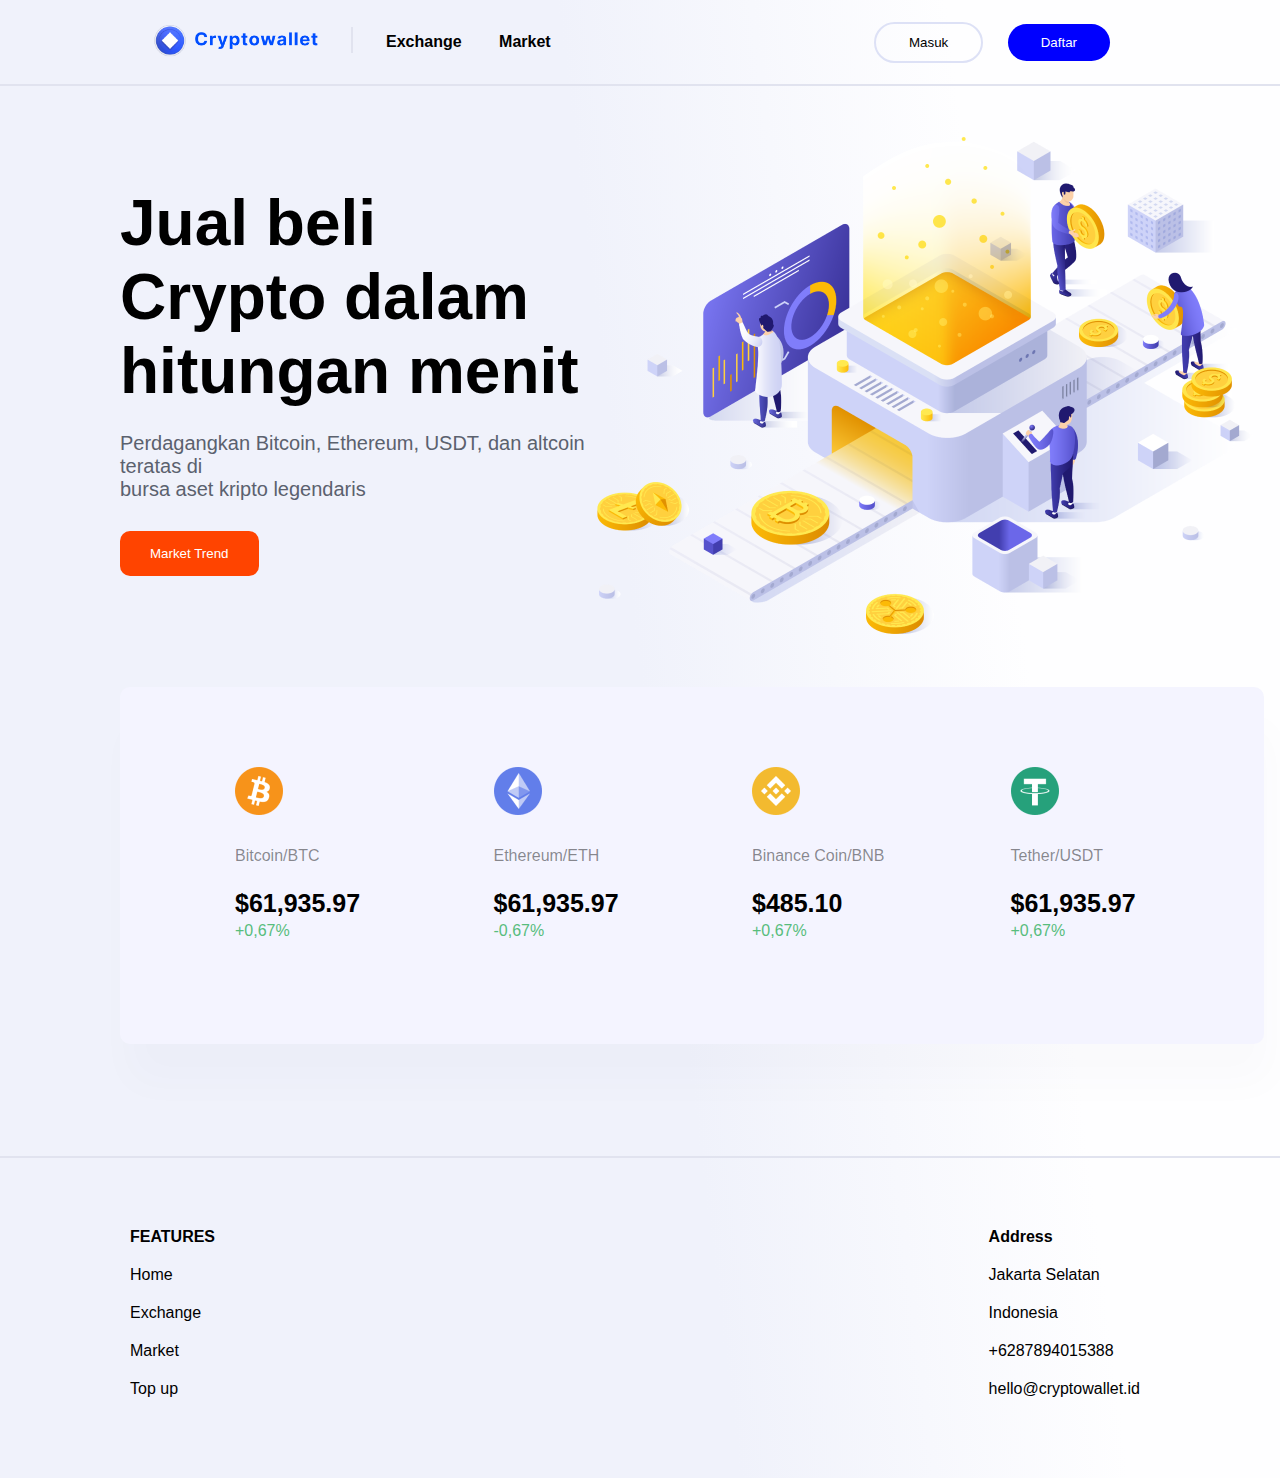
<file: index.html>
<!DOCTYPE html>
<html lang="en">
  <head>
    <meta charset="UTF-8" />
    <meta http-equiv="X-UA-Compatible" content="IE=edge" />
    <meta name="viewport" content="width=device-width, initial-scale=1.0" />
    <link rel="stylesheet" href="./style.css" />
    <title>Crypto News | News all Crypto</title>
  </head>
  <body>
    <!-- Header -->
    <header class="top-navigation">
      <div class="menu-btn-right">
        <a href="#">
          <img src="./Assets/logo.png" alt="Company logo" class="Logo"
        /></a>
        <a href="#">
          <img src="./Assets/logo-text.png" alt="logo-text" class="Logo-text" />
        </a>
        <ul>
          <li class="nav-list"><a href="#">Exchange</a></li>
          <li class="nav-list"><a href="#">Market </a></li>
        </ul>
      </div>
      <div class="menu-btn-left">
        <button class="btn btn-second" id="btnLogin">Masuk</button>
        <button class="btn btn-primary" id="btnRegister">Daftar</button>
      </div>
    </header>
    <!-- End Header -->
    <!-- Hero -->
    <div class="hero-container">
      <div class="hero-text">
        <h1>
          Jual beli
          <br />
          Crypto dalam
          <br />
          hitungan menit
        </h1>
        <p>
           Perdagangkan Bitcoin, Ethereum, USDT, 
          dan altcoin teratas di
          <br />
          bursa aset kripto legendaris
        </p>
        <button class="btn-hero btn-text-hero">
          <a href="#">Market Trend</a>
        </button>
      </div>
      <div class="hero-image">
        <img src="./Assets/hero.png" alt="Hero Image" />
      </div>
    </div>
    <!-- End Hero -->
    <!-- Info -->
    <div class="info-container">
      <div class="info-card">
        <div class="info-content">
          <img src="./Assets/icon1.png" alt="BTC Image" />
          <p class="info-header">Bitcoin/BTC</p>
          <h3 class="info-Money">$61,935.97</h3>
          <p class="info-value">+0,67%</p>
        </div>
        <div class="info-content">
          <img src="./Assets/icon2.png" alt="Ethereum logo" />
          <p class="info-header">Ethereum/ETH</p>
          <h3 class="info-Money">$61,935.97</h3>
          <p class="info-value">-0,67%</p>
        </div>
        <div class="info-content">
          <img src="./Assets/icon3.png" alt="Binance Coin Logo" />
          <p class="info-header">Binance Coin/BNB</p>
          <h3 class="info-Money">$485.10</h3>
          <p class="info-value">+0,67%</p>
        </div>
        <div class="info-content">
          <img src="./Assets/icon4.png" alt="Tether Logo" />
          <p class="info-header">Tether/USDT</p>
          <h3 class="info-Money">$61,935.97</h3>
          <p class="info-value">+0,67%</p>
        </div>
      </div>
    </div>
    <!-- End Info -->
    <!-- Footer -->
    <footer class="footer-container">
      <div class="footer-navigation">
        <h4>FEATURES</h4>
          <ul class="footer-menu">
            <li class="link-footer"><a href="#">Home</a></li>
            <li class="link-footer"><a href="#" >Exchange</a></li>
            <li class="link-footer"><a href="#">Market</a></li>
            <li class="link-footer"><a href="#" >Top up</a></li>
          </ul>
        </div>
        <div class="footer-navigation">
          <h4>Address</h4>
            <ul class="footer-menu">
              <li class="link-footer">Jakarta Selatan</li>
              <li class="link-footer">Indonesia</li>
              <li class="link-footer">+6287894015388</li>
              <li class="link-footer">hello@cryptowallet.id</li>
            </ul>
        </div>
    </footer>
    <!-- End Footer -->
    <!-- Modal -->
    <div class="modal" id="btnRegisterasi">
      <div class="modal-content">
        <div class="modal-close">
          <span class="icon-close">&times;</span>
        </div>
        <h4>Daftar Ke CryptoWallet</h4>
        <div class="modal-desc">
          Sudah punya akun? <a href="#" id="masukDisini"> Masuk Disini !</a>
        </div>
        <form>
          <div class="form-input">
            <label>Email</label>
            <input type="Email" placeholder="Masukan Email">
          </div>
        </form>
        <form >
          <div class="form-input">
            <label> Kata Sandi</label>
            <input type="password" placeholder="Masukan Kata Sandi">
          </div>
        </form>
        <form >
          <div class="form-input">
            <label>Konfirmasi Kata Sandi</label>
            <input type="password" placeholder="Masukan Kata Sandi">
          </div>
        </form>
        <div class="modal-footer">
          Dengan klik mendaftar, saya menyetujui <a href="#">Syarat dan Ketentuan </a>
          serta <a href="#">Kebijakan Privasi</a> CryptoWallet
        </div>
        <button class="btn btn-primary btn-block">Daftar</button>
      </div>
    </div>
    <!-- End Modal -->

    <!-- Login -->
    <div class="Login" >
      <div class="login-content">
        <div class="login-close">
          <span class="icon-close-login">&times;</span>
        </div>
        <h4>Masuk Ke CryptoWallet</h4>
        <div class="modal-desc-login">
          Belum punya akun? <a href="#" id="daftarAccount"> Daftar</a>
        </div>
        <div class="login-google">
          <a href="https://accounts.google.com/v3/signin/identifier?dsh=S621642046%3A1667742728740131&hl=id&flowName=GlifWebSignIn&flowEntry=ServiceLogin&ifkv=ARgdvAuwjx_DWu11utMT6zIB48uqybt28eiFtRslvnUygEdo2qSnomqpHHMkm82Dd_T33aM0kRy7JA">
          <button class="btn-login-google btn-block-google">
           <img src="./Logo/google.webp" alt="logo Google" class="logo-google">
            <p> Masuk dengan Google</p></a>
          </button>
        </div>
        <div class="line-or">
          or
        </div>
        <form>
          <div class="form-input-login">
            <label>Alamat Email</label>
            <input type="Email" placeholder="Masukan Email">
          </div>
        </form>
        <form >
          <div class="form-input-login">
            <label> Kata Sandi</label>
            <input type="password" placeholder="Masukan Kata Sandi">
          </div>
        </form>
        
        <button class="btn btn-primary btn-block ">Masuk</button>
      </div>
    </div>
    <script src="./Event.js"></script>
  </body>
</html>
</file>
<file: style.css>
* {
    margin: 0;
    padding: 0;
    font-family: Arial, Helvetica, sans-serif;
    box-sizing: border-box;
}

/* Desktop Version */


body {
    background-image: linear-gradient(82.94deg, #F0F2FB 50.57%, #FEFEFF 77.18%);

}

a {
    text-decoration: none;
    color: orangered;
}

/* Header */
.top-navigation {
    display: flex;
    justify-content: space-between;
    align-items: center;
    padding: 20px 100px;
    border-bottom: 2px solid #E1E3EF;
}

.menu-btn-right {
    display: flex;
    align-items: center;
    margin-left: 50px;
    text-decoration: none;
}

header .menu-btn-right .Logo {
    width: 40px;
}

header .menu-btn-right .Logo-text {
    width: 163px;
    padding-left: 5px;
    padding-right: 33px;
    padding-top: 5px;
    padding-bottom: 4px;
    border-right: 2px solid #E1E3EF;
}

.nav-list {
    display: inline;
    margin-left: 33px;
}

.nav-list a {
    text-decoration: none;
    font-weight: bold;
    color: black;
}

.menu-btn-left {
    margin: 0 70px;
}

.btn {
    padding: 11px 33px;
    border-radius: 30px;
    cursor: pointer;
    border: none;
    margin-left: 20px;
}

.btn-primary {
    background-color: blue;
    color: white;
}

.btn-primary:hover {
    background-color: rgb(144, 144, 253);
    transition: 0.5s;
}

.btn-second {
    background-color: transparent;
    border: 2px solid #dde1f6;
    color: black;
}

.btn-second:hover {
    background-color: rgb(208, 208, 208);
    transition: 0.5s;
}

/* hero */
.hero-container {
    display: flex;
    justify-content: space-between;
    align-items: center;
    padding: 12px 120px;
}

.hero-text h1 {
    font-size: 64px;
    font-weight: 700;
}

.hero-text p {
    margin: 24px 0px 30px;
    color: #5B616E;
    font-weight: 400;
    font-size: 20px;
}

.hero-image {
    width: 50%;
    margin-top: 24px;
    margin-bottom: 25px;
    margin-right: 50px;
}

.btn-hero {
    padding: 15px 30px;
    border-radius: 10px;
    border: none;
    cursor: pointer;
}

.btn-text-hero {
    background-color: rgb(255, 68, 0);
}

.btn-text-hero:hover {
    background-color: rgb(255, 142, 101);
    transition: 0.3s;
}

.btn-hero a {
    text-decoration: none;
    color: white;
}

/* info */
.info-container {
    padding: 12px 120px;
}

.info-card {
    background-color: #f4f4ff;
    padding: 40px 55px;
    display: flex;
    box-shadow: 8px 40px 40px rgba(63, 70, 77, 0.02);
    border-radius: 10px;
}

.info-content {
    flex: 1;
    padding: 40px 60px;
}

.info-content img {
    padding-bottom: 24px;
}

.info-content p {
    padding-bottom: 24px;
    padding-top: 4px;
    color: rgba(10, 11, 13, 0.48);
    ;
}

.info-content h3 {
    font-weight: 800;
    font-size: 25px;
    color: black;
}

.info-content .info-value {
    color: #58BD7D;
    font-weight: 400;
    font-size: 16px;
}

/* foooter */
.footer-container {
    display: flex;
    justify-content: space-between;
    align-items: center;
    margin-top: 100px;
    padding: 10px 130px;
    border-top: 2px solid #E1E3EF;


}

.footer-navigation {
    padding: 50px 110px;
}

.footer-menu .link-footer {
    list-style-type: none;

    margin: 10px 0;

}

.footer-menu li a {
    color: black;
    text-decoration: none;
}

.footer-menu {
    margin-top: 10px;
}

.link-footer {
    padding-top: 10px;
    padding-right: 10px;
}

/* Modal */

.modal {
    width: 100%;
    height: 100%;
    background-color: rgba(0, 0, 0, 0.2);
    position: fixed;
    top: 0;
    display: none;
}

.modal-content {
    background-color: #dde1f6;
    padding: 20px;
    width: 50%;
    margin: auto;
    border: 2px solid #E1E3EF;
    border-radius: 10px;
}

.modal-close {
    width: 40px;
    height: 40px;
    display: flex;
    justify-content: center;
    align-items: center;
    float: right;
    border: 2px solid #E1E3EF;
    border-radius: 20px;
}

.icon-close {
    font-size: 29px;
    font-weight: bold;
    cursor: pointer;
}

.modal-content h4 {
    font-size: 24px;
    margin: 10px 0;
}

.modal-desc {
    margin: 10px 0;
    color: #5B616E;
    font-weight: 400;
    font-size: 14px;
}

.form-input label {
    display: block;
    margin-bottom: 5px;
    font-size: 12px;
    font-weight: 600;
    padding-top: 10px;
}

.form-input input {
    width: 100%;
    padding: 12px 16px;
    border-radius: 12px;
    border: 2px solid #E1E3EF;
}



.btn-block {
    width: 100%;
    margin-left: -2px;
    font-size: 18px;
    font-weight: 600;
}

.modal-footer {
    margin-top: 10px;
    margin-bottom: 15px;
    font-size: 14px;
}

/* login */
.Login {
    width: 100%;
    height: 100%;
    position: fixed;
    top: 0;
    background-color: rgba(0, 0, 0, 0.2);
    display: none;
}

.login-content {
    background-color: #dde1f6;
    padding: 20px;
    width: 50%;
    margin: auto;
    border: 2px solid #E1E3EF;
    border-radius: 10px;
}

.login-close {
    width: 40px;
    height: 40px;
    display: flex;
    justify-content: center;
    align-items: center;
    float: right;
    border: 2px solid #E1E3EF;
    border-radius: 20px;
}

.icon-close-login {
    font-size: 28px;
    font-weight: bold;
    cursor: pointer;
}

.login-content h4 {
    font-size: 24px;
    margin: 15px 0;
}

.modal-desc-login {
    margin: 10px 0;
    color: #5B616E;
    font-weight: 400;
    font-size: 14px;
}

.logo-google {
    width: 20px;
    height: 20px;
}

.login-google p {
    display: inline;
    padding: 5px 8px;
}

.btn-login-google img {
    margin-bottom: -3px;
}



.login-google {
    padding: 10px 0;
    display: flex;
    justify-content: center;
    align-items: center;
    margin-top: 5px;
}

.btn-login-google {
    width: 70%;
    height: 70%;
    font-size: 15px;
    padding: 10px 20px;
}

.btn-block-google {
    font-size: 15px !important;
    font-weight: 600;
    cursor: pointer;
    background-color: #f5f7ff;
    border: none;
    color: black !important;

}

.line-or {
    display: flex;
    justify-content: center;
    align-items: center;
    padding: 7px 5px;
}

.form-input-login label {
    display: block;
    margin-bottom: 5px;
    font-size: 12px;
    font-weight: 600;
    padding-top: 10px;
}

.form-input-login input {
    width: 100%;
    padding: 12px 16px;
    border-radius: 12px;
    border: 2px solid #E1E3EF;
    margin-bottom: 20px;
}



/* Small Device Version */




@media screen and (max-width: 576px) {

    body {

        overflow-x: hidden;
    }

    .top-navigation,
    .hero-container,
    .info-container {
        padding: 12px 8px !important;
    }

    .menu-btn-right {
        margin: 0 5px;
    }


    .top-navigation .menu-btn-right .Logo-text {
        display: none;
    }

    .btn-primary {
        display: flex;
        margin-right: 12px;
        flex-direction: row;
        padding: 9px 18px !important;
        font-size: 12px !important;
        font-family: 'Inter';
        font-style: normal;
        font-weight: 600;
        font-size: 12px;

    }

    .btn-second {
        display: none;
    }

    .nav-list {
        margin-left: 3px;
        padding: 11px;
        font-size: 12px !important;
        font-weight: 600;
    }

    .top-navigation ul {
        display: flex;
    }

    /* Hero */
    .hero-image {
        display: none;
    }

    .hero-container {
        padding: 20px;
    }

    .hero-text {
        text-align: center;
    }

    .hero-text h1 {
        font-size: 30px !important;
        margin-top: 30px !important;
        margin-left: 20px;
    }

    .hero-text p {
        margin-top: 20px !important;
        font-size: 20px !important;
    }

    /* Info */
    .info-card {
        flex-direction: column;
        align-items: center;
        justify-items: center;
        text-align: center;
    }

    .info-content img {
        margin-bottom: -12px;
    }

    .info-header {
        font-size: 15px;
        font-family: 'Inter';
        font-weight: 400;
        color: rgba(10, 11, 13, 0.48) !important;

    }

    .info-Money {
        font-weight: 800;
        font-size: 20px !important;
    }

    .info-value {
        font-weight: 400;
        font-size: 14px !important;
    }

    /* Footer */
    .footer-container {
        flex-direction: column;
        text-align: center;
        justify-content: center;
        align-items: center;
    }

    .footer-menu .link-footer {
        margin: 10px 0;
    }

    .modal-content {
        width: 80%;
    }

    .btn-block {
        display: flex;
        text-align: center;
        justify-content: center;
    }

    .login-content {
        width: 85%;
    }

    .login-content h4 {
        font-size: 22px;
        font-weight: bold;
    }

    .login-google p {
        font-size: 13px !important;
    }

    .btn-block {
        font-size: 12px !important;
    }
}


/* Medium Device Version */

@media screen and (max-width: 768px) {
    body {
        font-family: 'Inter';
        overflow-x: hidden;
    }

    .top-navigation {
        padding: 0 !important;
    }

    .menu-btn-right {
        margin: 0 5px;
    }

    .Logo {
        margin-left: 12px !important;
    }

    .top-navigation .Logo-text {
        display: none;
    }



    .btn-second {
        display: none;
    }

    .btn-primary {
        display: flex;
        margin-right: 12px;
        padding: 9px 18px !important;
        font-size: 12px !important;
        font-family: 'Inter';
        font-style: normal;
        font-weight: 600;
        font-size: 12px;

    }

    .nav-list {
        margin-left: 8px;
        padding: 10px;
        font-size: 12px !important;
        font-weight: 600;
    }

    .top-navigation ul {
        display: flex;
    }

    /* Hero */
    .hero-container {
        padding: 20px;
    }

    .hero-image {
        display: none;
    }

    .hero-text {
        text-align: center;
        justify-content: center;
        align-items: center;
    }

    .hero-text h1 {
        font-size: 30px !important;
        margin-top: 30px;
        margin-left: 20px;
    }

    .hero-text p {
        font-size: 25px;
        margin-top: 20px;
        margin-left: 18px;
    }

    /* Info */
    .info-container {
        margin: 20px 0;
    }

    .info-card {
        flex-direction: column;
        text-align: center;
        justify-content: center;
        align-content: center;
    }

    .info-header {
        font-size: 15px;
        font-family: 'Inter';
        font-weight: 400;
        color: rgba(10, 11, 13, 0.48) !important;

    }

    .info-Money {
        font-weight: 800;
        font-size: 20px !important;
    }

    .info-value {
        font-weight: 400;
        font-size: 14px !important;
    }

    /* Footer */
    .footer-container {
        flex-direction: column;
        text-align: center;
        justify-content: center;
        align-items: center;
        padding: 0 20px;
    }

    .footer-menu .link-footer {
        margin: 10px 0;
    }

    .modal-content {
        width: 80%;
    }

    .btn-block {
        display: flex;
        text-align: center;
        justify-content: center;
        font-size: 18px !important;
    }

    .login-content {
        width: 85%;
    }

    .login-content h4 {
        font-size: 22px;
        font-weight: bold;
    }

    .login-google p {
        font-size: 13px;
    }

    .btn-block {
        font-size: 12px !important;
    }


}

/* Medium Device Tablet Version */

@media screen and (max-width:992px) {

    body {
        overflow-x: hidden;
    }

    .top-navigation {
        padding: 20px;
    }

    .menu-btn-right {
        margin: 0 10px;
    }

    .menu-btn-right .Logo-text {
        padding-right: 20px;
    }

    .top-navigation ul {
        display: flex;
    }

    .menu-btn-left {
        display: flex;
        margin: 0 20px;
    }

    .hero-image img {
        margin-top: 30px;
        margin-left: 30px;
        width: 200% !important;
        height: auto;
    }

    .hero-text h1 {
        font-size: 37px !important;
        margin-top: 30px;
    }

    /* Info */
    .info-container {
        margin: 30px 0;
    }

    .info-card {
        flex-direction: column;
        text-align: center;
        align-items: center;
    }

    .info-header {
        font-size: 20px;
    }

    .info-Money {
        font-weight: 800;
        font-size: 20px !important;
    }

    .info-value {
        font-weight: 400;
        font-size: 14px;
    }

    .footer-container {
        padding: 0 20px;
    }

    .footer-menu .link-footer {
        margin: 10px 0;
    }

    .login-content {
        width: 85%;
    }

    .login-content h4 {
        font-size: 22px;
        font-weight: bold;
    }

    .login-google p {
        font-size: 13px;
    }

    .btn-block {
        font-size: 15px !important;
    }

    .login-content {
        width: 85%;
    }

    .login-content h4 {
        font-size: 22px;
        font-weight: bold;
    }

    .login-google p {
        font-size: 17px;
    }

    .btn-block {
        font-size: 18px !important;
    }
}

@media screen and (max-width: 1200px) {

    body,
    html {
        overflow-x: hidden;
    }

    .top-navigation {
        padding: 20px;
    }

    .menu-btn-right {
        margin: 0 5px;
    }

    .menu-btn-left {
        margin: 0 5px;
    }

    .top-navigation ul {
        display: flex;
    }

    .menu-btn-left {
        display: flex;
    }

    /* Hero */
    .hero-image img {
        margin-top: 30px;
        margin-left: 30px;
        width: 150%;
        height: auto;
    }

    .hero-text h1 {
        font-size: 55px;
        margin-top: 30px;
    }

    /* Info */

    .info-card {
        flex-direction: column;
        align-items: center;
        text-align: center;

    }

    .footer-container {
        padding: 20px;
    }

    .footer-menu .link-footer {
        margin: 10px 0;
    }
}

/* Laptop Version */
@media screen and (max-width: 1400px) {

    .info-card {
        width: 110%;
    }

    .footer-container {
        padding: 20px;
    }

    .footer-menu .link-footer {
        margin: 10px 0;
    }
}
</file>
